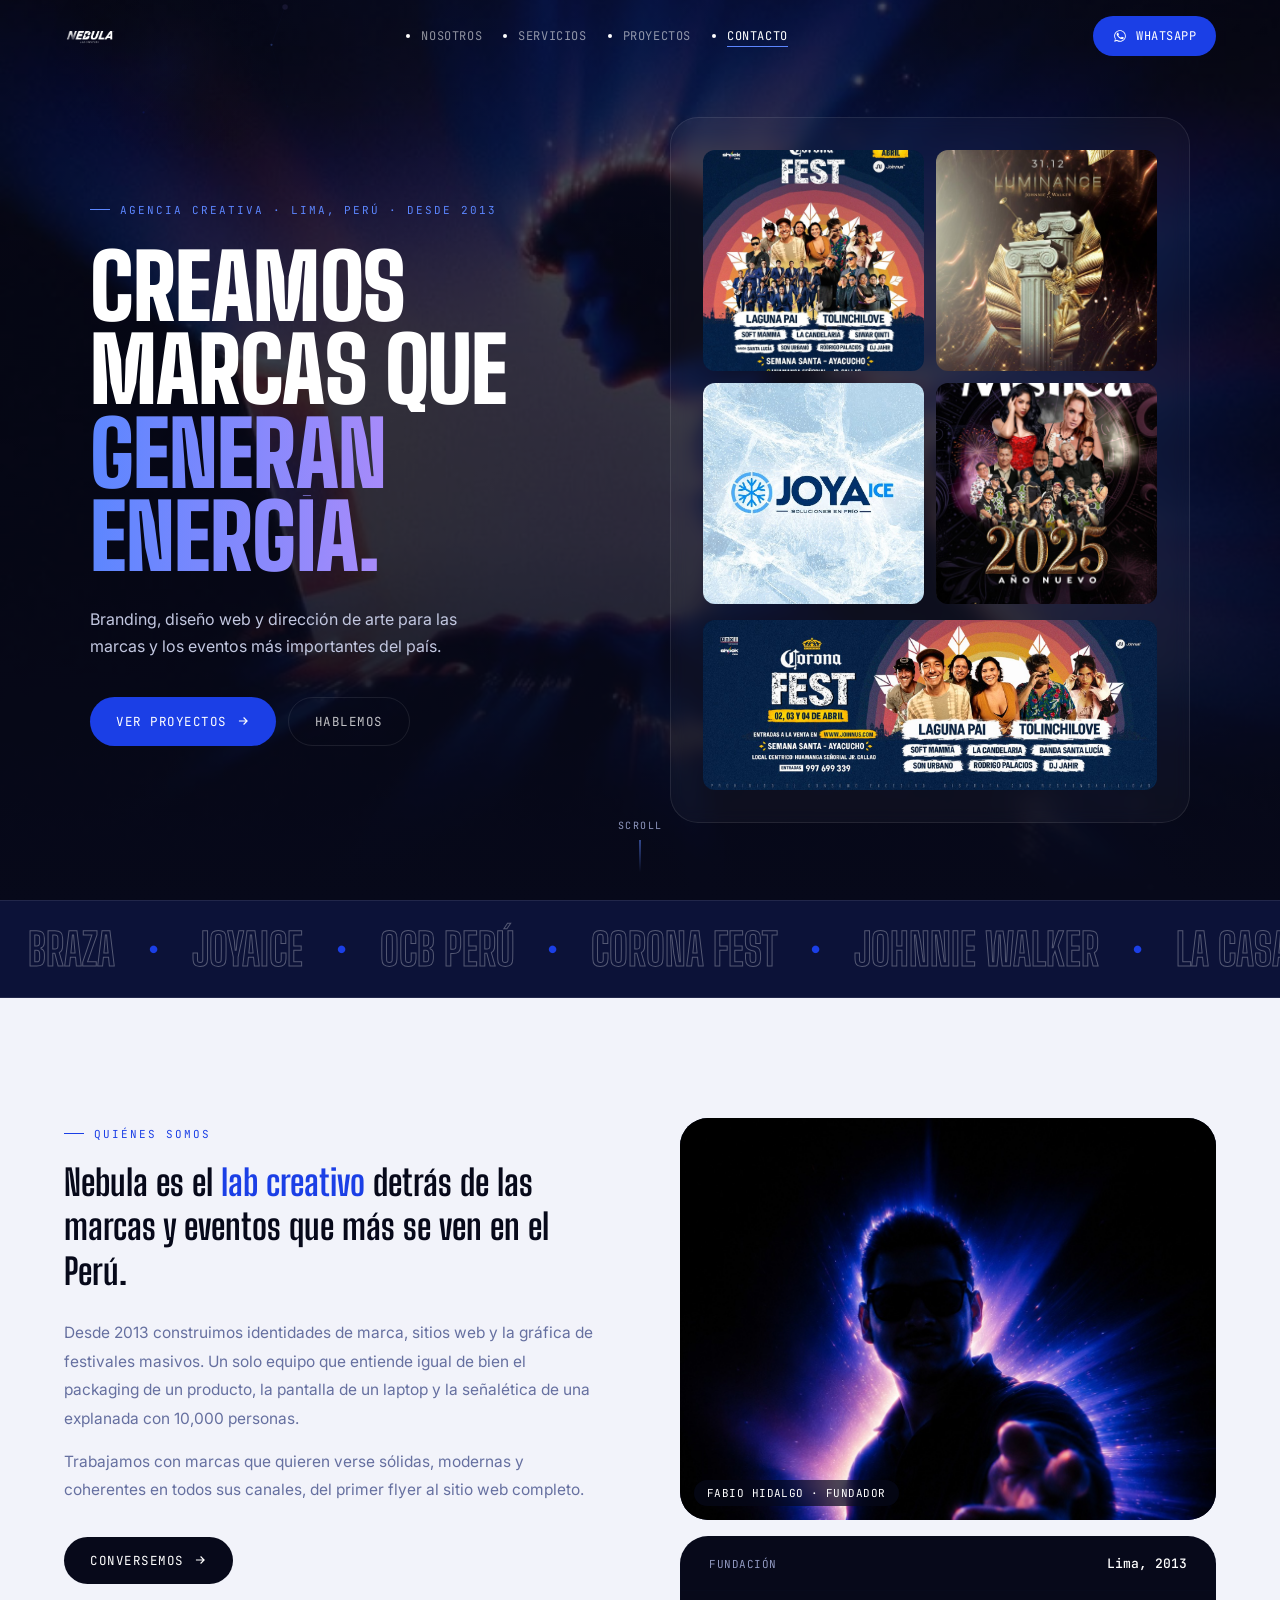
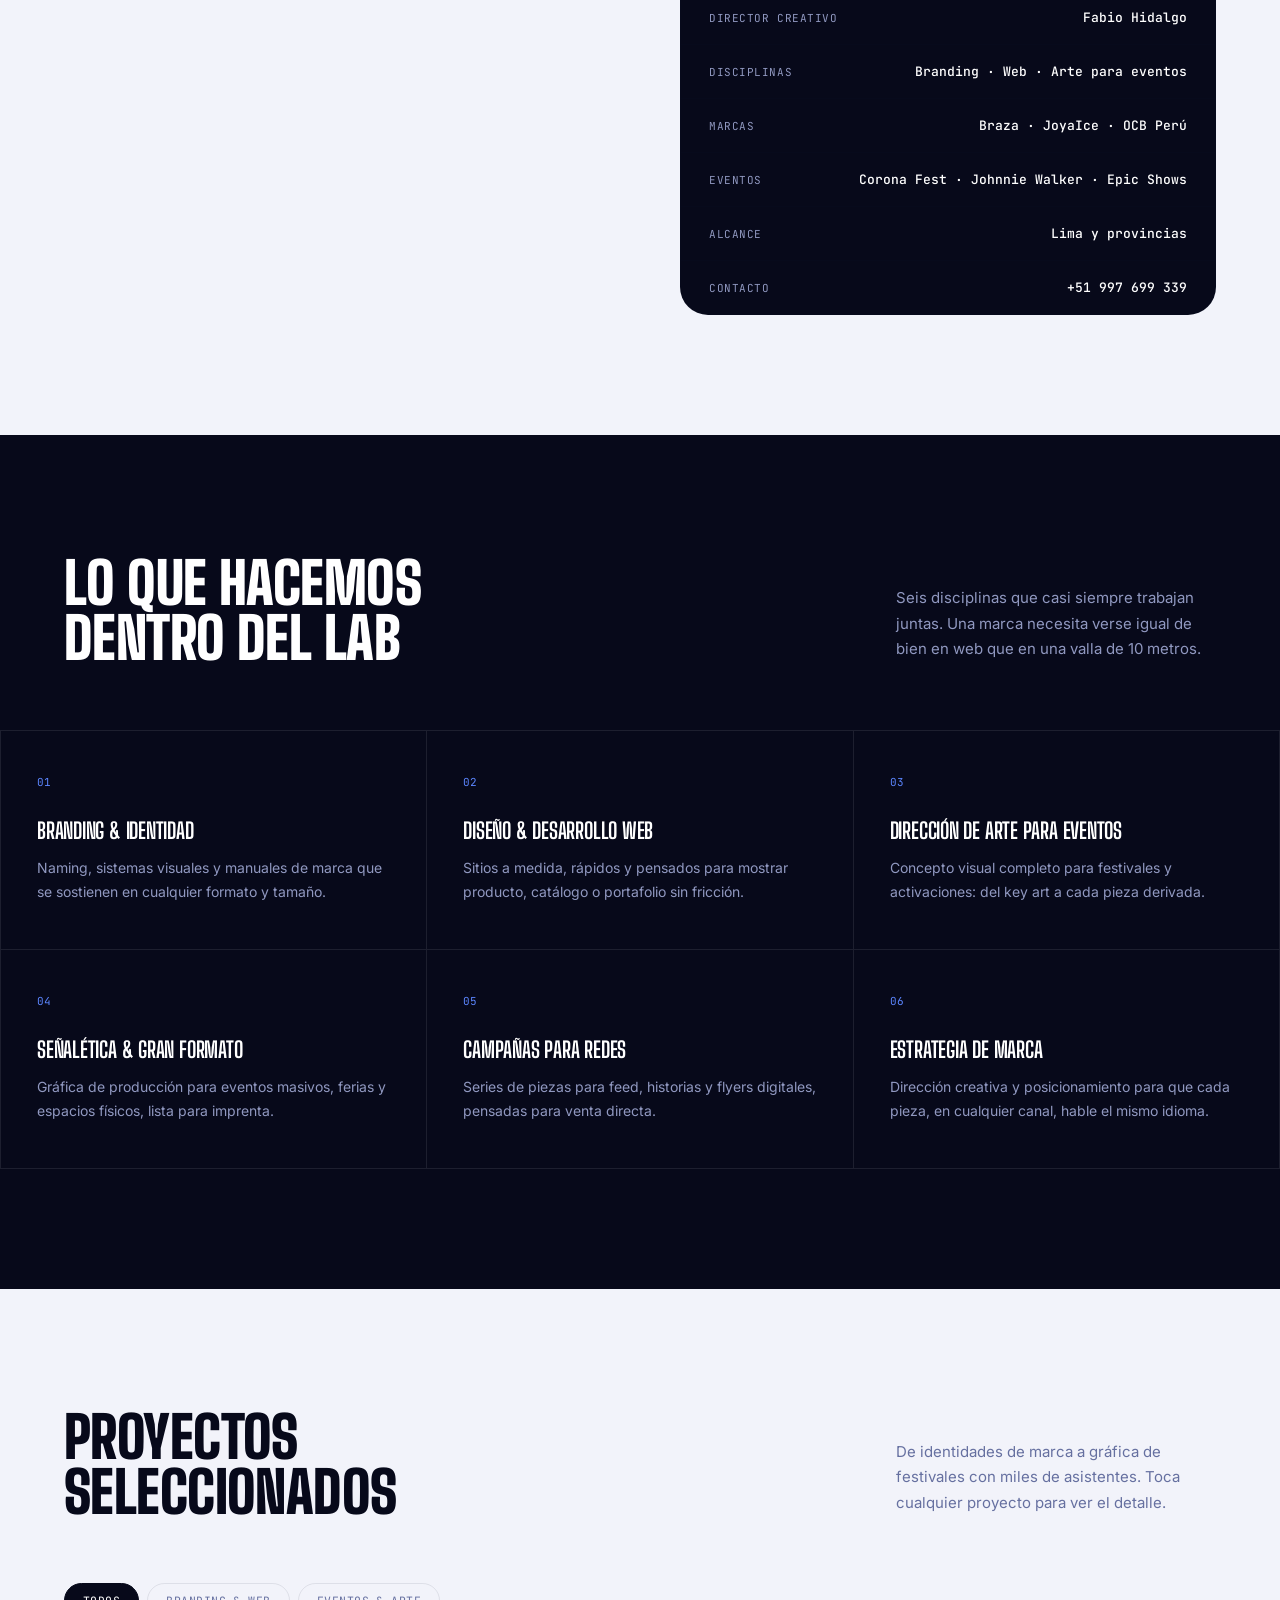
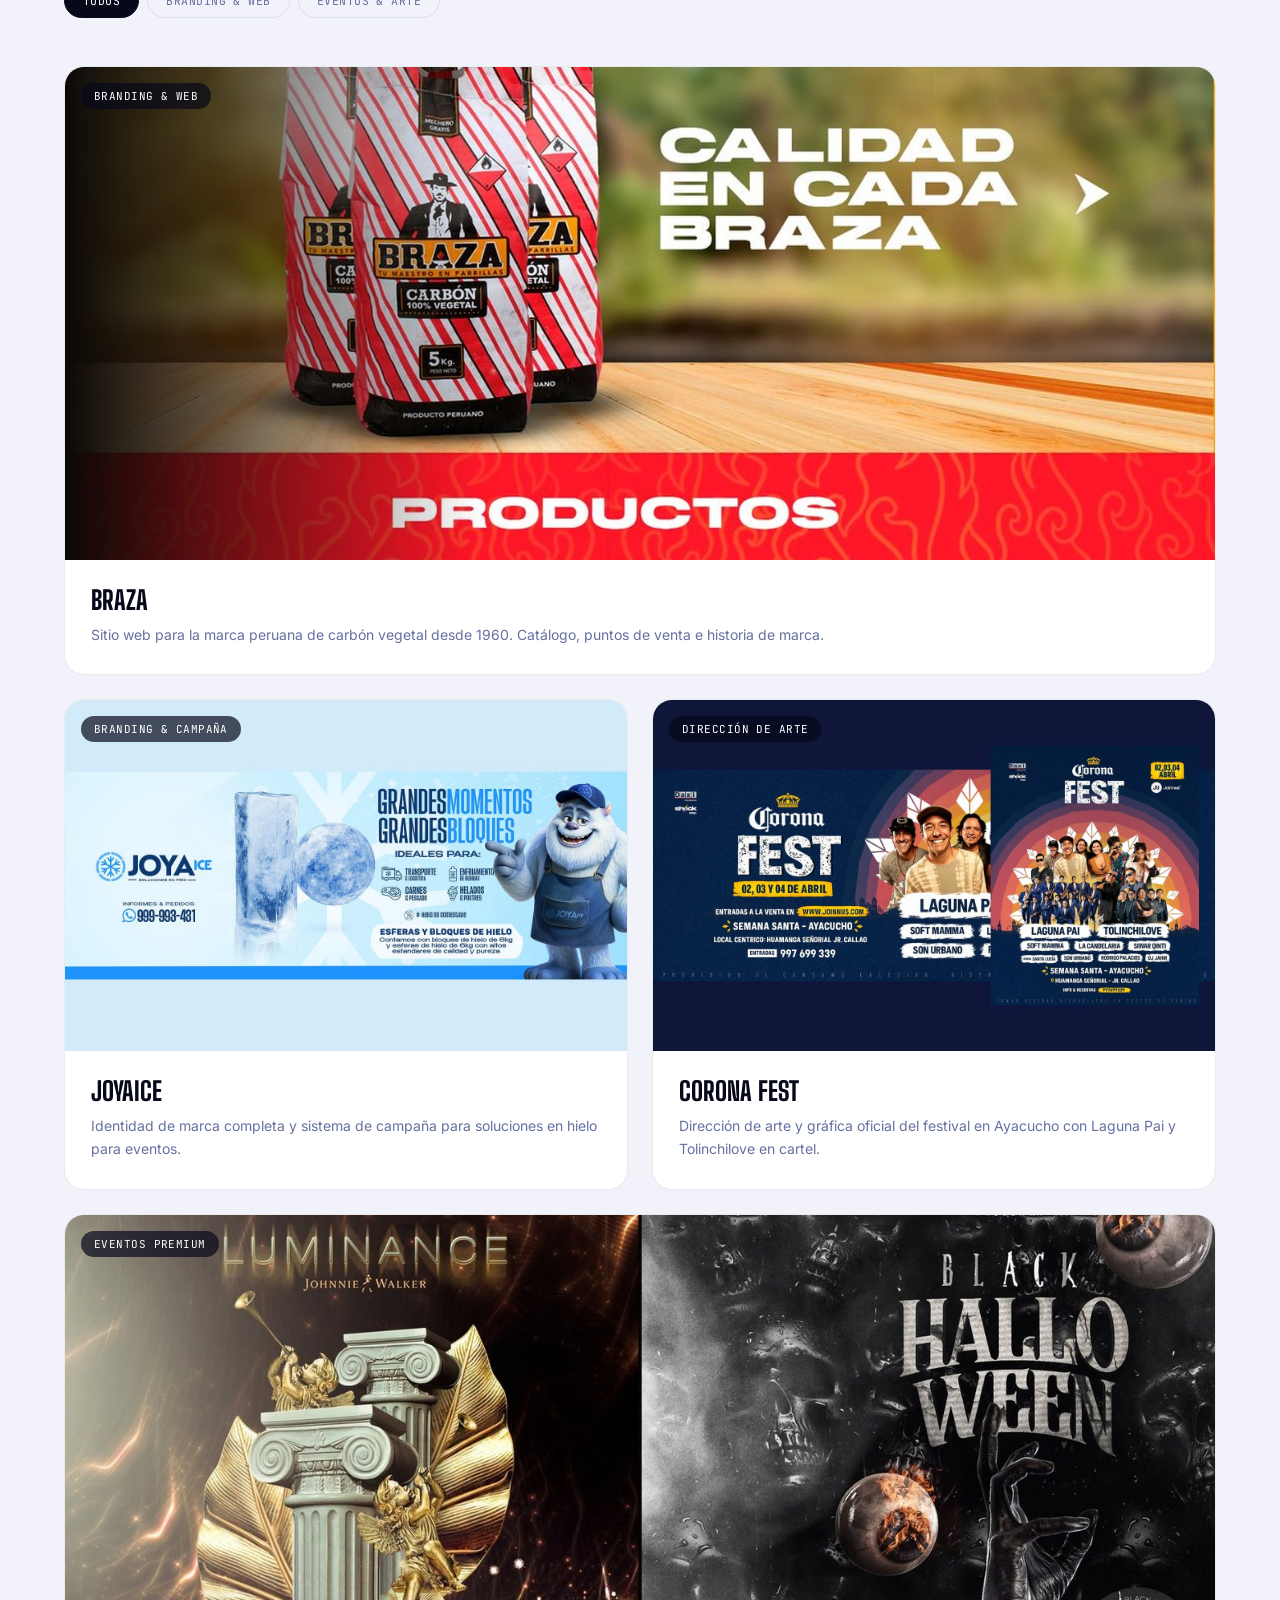
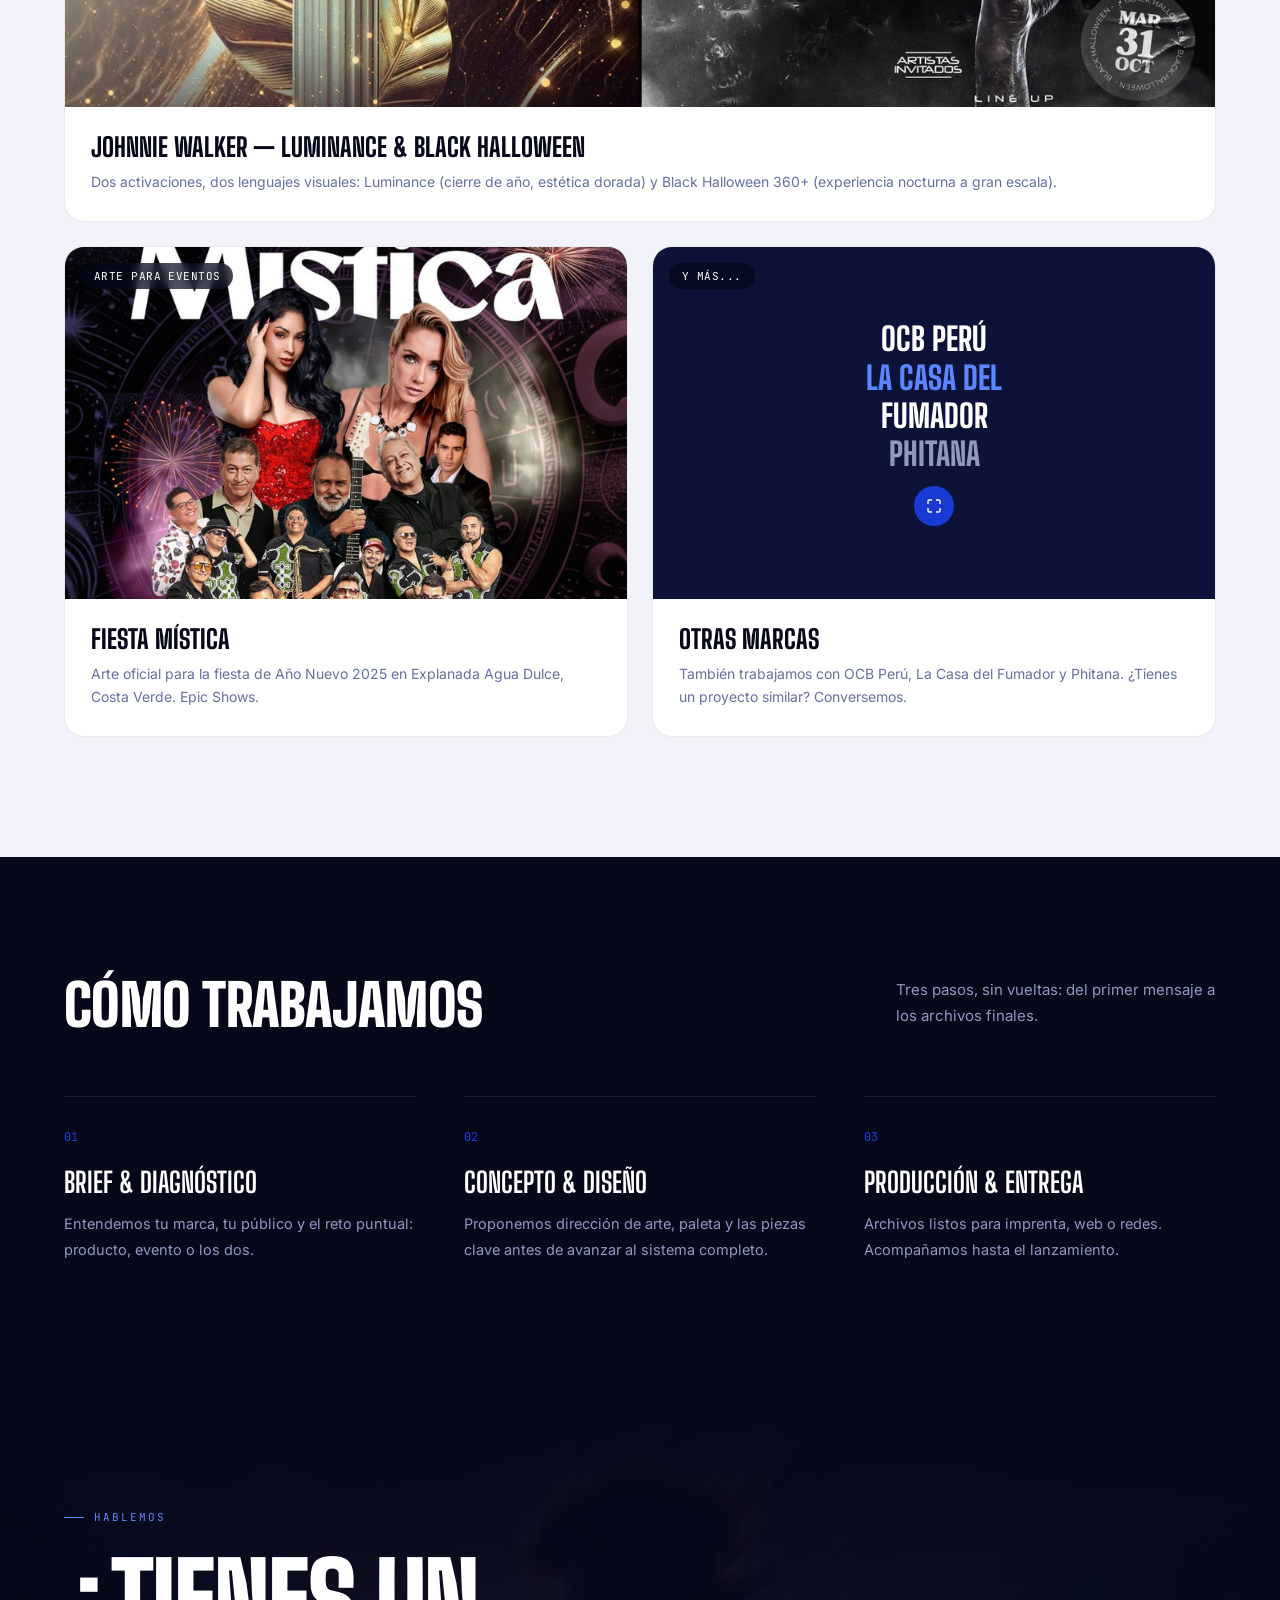
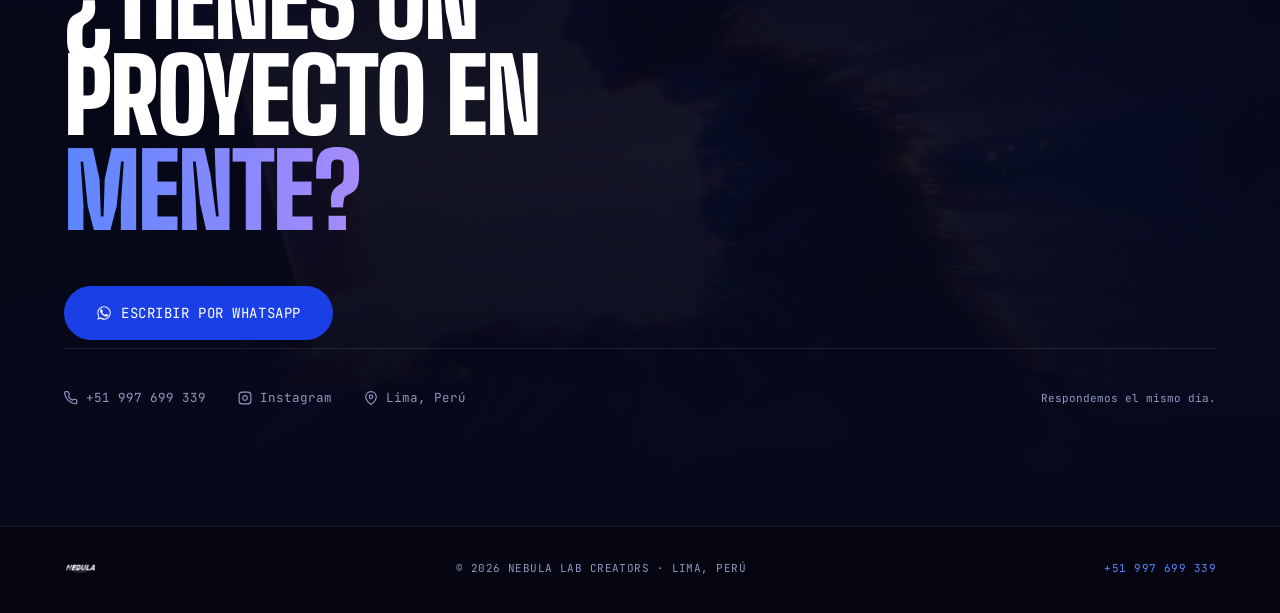
<file: index.html>
<!DOCTYPE html>
<html lang="es">
<head>
<meta charset="UTF-8">
<meta name="viewport" content="width=device-width, initial-scale=1.0">
<title>Nebula Lab Creators — Agencia Creativa · Barranco, Lima Perú</title>
<meta name="description" content="Nebula Lab Creators: agencia creativa peruana desde 2013. Branding, diseño web, dirección de arte para eventos masivos y señalética. Lima, Perú.">
<link rel="icon" href="data:image/svg+xml,%3Csvg xmlns='http://www.w3.org/2000/svg' viewBox='0 0 100 100'%3E%3Crect width='100' height='100' rx='20' fill='%2307091A'/%3E%3Cpath d='M58 18 L30 56 L48 56 L42 84 L74 42 L54 42 Z' fill='%231B3FE6'/%3E%3C/svg%3E">
<meta property="og:title" content="Nebula Lab Creators — Agencia Creativa en Lima, Perú">
<meta property="og:description" content="Branding, diseño web y dirección de arte para las marcas y los eventos más importantes del país.">
<meta property="og:image" content="assets/img/nebula-hero-bg.jpg">
<meta property="og:type" content="website">
<link rel="preconnect" href="https://fonts.googleapis.com">
<link rel="preconnect" href="https://fonts.gstatic.com" crossorigin>
<link href="https://fonts.googleapis.com/css2?family=Big+Shoulders+Display:wght@700;800;900&family=Inter:wght@400;500;600&family=JetBrains+Mono:wght@400;500&display=swap" rel="stylesheet">
<style>
/* ===== RESET & TOKENS ===== */
:root{
  --ink:#07091A; --deep:#0C1238; --blue:#1B3FE6; --volt:#5C86FF;
  --paper:#F2F3FA; --white:#FFFFFF; --muted:#9098C0; --muted2:#C2C7E0;
  --line:rgba(255,255,255,0.09); --line-d:rgba(20,24,43,0.09);
  --D:'Big Shoulders Display',sans-serif;
  --B:'Inter',sans-serif; --M:'JetBrains Mono',monospace;
  --r:20px; --rL:28px;
}
*{margin:0;padding:0;box-sizing:border-box;}
html{scroll-behavior:smooth;}
body{font-family:var(--B);background:var(--ink);color:#fff;overflow-x:hidden;-webkit-font-smoothing:antialiased;}
a{color:inherit;text-decoration:none;}
img{display:block;max-width:100%;}
button{cursor:pointer;border:none;background:none;font-family:inherit;color:inherit;}
::selection{background:var(--blue);color:#fff;}

/* ===== UTILITIES ===== */
.wrap{max-width:1280px;margin:0 auto;padding:0 clamp(20px,5vw,64px);}
.eyebrow{font-family:var(--M);font-size:11px;letter-spacing:.18em;text-transform:uppercase;color:var(--volt);display:inline-flex;align-items:center;gap:10px;}
.eyebrow::before{content:"";width:20px;height:1px;background:var(--volt);display:block;}
.reveal{opacity:0;transform:translateY(32px);transition:opacity .9s cubic-bezier(.16,.84,.44,1),transform .9s cubic-bezier(.16,.84,.44,1);}
.reveal.in{opacity:1;transform:none;}
.d1{transition-delay:.06s}.d2{transition-delay:.12s}.d3{transition-delay:.18s}.d4{transition-delay:.24s}.d5{transition-delay:.30s}.d6{transition-delay:.36s}

/* ===== BUTTONS ===== */
.btn{display:inline-flex;align-items:center;gap:9px;font-family:var(--M);font-size:12.5px;letter-spacing:.04em;text-transform:uppercase;padding:15px 26px;border-radius:999px;white-space:nowrap;transition:transform .35s cubic-bezier(.16,.84,.44,1),box-shadow .35s ease,background .25s ease;}
.btn svg{width:14px;height:14px;flex:none;}
.btn-primary{background:var(--blue);color:#fff;}
.btn-primary:hover{background:var(--volt);transform:translateY(-3px);box-shadow:0 16px 32px -12px rgba(27,63,230,.6);}
.btn-outline{border:1px solid var(--line);color:rgba(255,255,255,.75);}
.btn-outline:hover{border-color:var(--volt);color:#fff;transform:translateY(-3px);}
.btn-dark{background:var(--ink);color:#fff;}
.btn-dark:hover{background:var(--blue);transform:translateY(-3px);}

/* ===== NAV ===== */
.nav{position:fixed;top:0;left:0;right:0;z-index:300;height:72px;display:flex;align-items:center;transition:background .4s ease,border-color .4s ease,backdrop-filter .4s ease;border-bottom:1px solid transparent;}
.nav.glass{background:rgba(7,9,26,.82);backdrop-filter:blur(16px);-webkit-backdrop-filter:blur(16px);border-bottom:1px solid var(--line);}
.nav .wrap{display:flex;align-items:center;justify-content:space-between;gap:24px;width:100%;}
.nav__logo{display:flex;align-items:center;gap:10px;height:28px;}
.nav__logo img{height:100%;width:auto;}
.nav__links{display:flex;gap:36px;font-family:var(--M);font-size:12px;letter-spacing:.05em;text-transform:uppercase;}
.nav__links a{color:rgba(255,255,255,.55);position:relative;padding-bottom:3px;transition:color .25s;}
.nav__links a:hover,.nav__links a.active{color:#fff;}
.nav__links a::after{content:"";position:absolute;bottom:0;left:0;width:0;height:1px;background:var(--volt);transition:width .3s ease;}
.nav__links a.active::after,.nav__links a:hover::after{width:100%;}
.nav__actions{display:flex;align-items:center;gap:14px;}
.nav__burger{display:none;flex-direction:column;gap:5px;width:24px;padding:4px 0;}
.nav__burger span{height:1.5px;background:#fff;border-radius:1px;transition:all .3s ease;}

/* mobile menu */
.mobile-menu{display:none;position:fixed;inset:0;z-index:299;background:rgba(7,9,26,.97);backdrop-filter:blur(20px);flex-direction:column;justify-content:center;padding:80px clamp(20px,8vw,80px) 40px;opacity:0;pointer-events:none;transition:opacity .4s ease;}
.mobile-menu.open{opacity:1;pointer-events:auto;}
.mobile-menu__links{display:flex;flex-direction:column;gap:6px;margin-bottom:48px;}
.mobile-menu__links a{font-family:var(--D);font-size:clamp(40px,12vw,72px);font-weight:800;text-transform:uppercase;color:rgba(255,255,255,.2);line-height:1.05;transition:color .3s ease;}
.mobile-menu__links a:hover{color:#fff;}
.mobile-menu__foot{display:flex;gap:14px;flex-wrap:wrap;}

/* ===== HERO ===== */
.hero{min-height:100svh;position:relative;display:flex;align-items:center;overflow:hidden;padding:100px 0 60px;}
#heroCanvas{position:absolute;inset:0;z-index:0;}
.hero__bg{position:absolute;inset:0;z-index:1;background:url('assets/img/nebula-hero-bg.jpg') center/cover;opacity:.4;animation:bgDrift 30s ease-in-out infinite alternate;}
@keyframes bgDrift{from{transform:scale(1.02);}to{transform:scale(1.1) translate(-1%,-1%);}}
.hero__bg::after{content:"";position:absolute;inset:0;background:radial-gradient(ellipse 70% 60% at 50% -10%,rgba(27,63,230,.18),transparent 70%),linear-gradient(180deg,rgba(7,9,26,.3) 0%,rgba(7,9,26,.55) 60%,var(--ink) 100%);}
.hero__content{position:relative;z-index:2;display:grid;grid-template-columns:1fr 1fr;gap:60px;align-items:center;}
.hero__left{}
.hero__tag{margin-bottom:28px;}
.hero__title{font-family:var(--D);font-weight:900;text-transform:uppercase;font-size:clamp(52px,7vw,96px);line-height:.93;letter-spacing:-.01em;margin-bottom:28px;}
.hero__title .line{display:block;overflow:hidden;}
.hero__title .line span{display:inline-block;transform:translateY(110%);animation:lineUp .9s cubic-bezier(.16,.84,.44,1) forwards;}
.hero__title .line:nth-child(1) span{animation-delay:.1s;}
.hero__title .line:nth-child(2) span{animation-delay:.2s;}
.hero__title .line:nth-child(3) span{animation-delay:.3s;}
.hero__title .line:nth-child(4) span{animation-delay:.4s;}
@keyframes lineUp{to{transform:translateY(0);}}
.hero__title .grad{background:linear-gradient(90deg,var(--volt) 0%,#A78BFA 100%);-webkit-background-clip:text;-webkit-text-fill-color:transparent;background-clip:text;}
.hero__sub{font-size:16px;line-height:1.7;color:var(--muted2);max-width:400px;margin-bottom:36px;}
.hero__ctas{display:flex;gap:12px;flex-wrap:wrap;}
.hero__right{display:flex;align-items:center;justify-content:center;position:relative;}
.hero__visual{position:relative;width:100%;max-width:520px;}
.hero__visual-card{background:rgba(255,255,255,.03);border:1px solid var(--line);border-radius:var(--rL);padding:32px;backdrop-filter:blur(8px);}
.hero__visual-grid{display:grid;grid-template-columns:1fr 1fr;gap:12px;margin-bottom:16px;}
.hero__visual-img{border-radius:12px;overflow:hidden;aspect-ratio:1;background:var(--deep);}
.hero__visual-img img{width:100%;height:100%;object-fit:cover;transition:transform .6s ease;}
.hero__visual-img:hover img{transform:scale(1.06);}
.hero__visual-wide{border-radius:12px;overflow:hidden;aspect-ratio:16/6;background:var(--deep);}
.hero__visual-wide img{width:100%;height:100%;object-fit:cover;}
.hero__scroll{position:absolute;bottom:28px;left:50%;transform:translateX(-50%);display:flex;flex-direction:column;align-items:center;gap:8px;font-family:var(--M);font-size:10px;letter-spacing:.15em;text-transform:uppercase;color:var(--muted);z-index:2;}
.hero__scroll-line{width:1px;height:32px;background:linear-gradient(var(--volt),transparent);animation:sLine 2s ease-in-out infinite;}
@keyframes sLine{0%{opacity:0;transform:scaleY(.2);transform-origin:top;}50%{opacity:1;transform:scaleY(1);}100%{opacity:0;transform:scaleY(.2);transform-origin:bottom;}}

/* float animation for hero card */
.hero__visual{animation:float 5s ease-in-out infinite;}
@keyframes float{0%,100%{transform:translateY(0);}50%{transform:translateY(-14px);}}

/* ===== TICKER ===== */
.ticker{background:var(--deep);padding:0;overflow:hidden;border-top:1px solid var(--line);border-bottom:1px solid var(--line);}
.ticker__row{display:flex;width:max-content;animation:tick 30s linear infinite;padding:22px 0;}
.ticker__row:hover{animation-play-state:paused;}
.ticker__item{font-family:var(--D);font-size:clamp(28px,3.5vw,44px);font-weight:700;text-transform:uppercase;color:transparent;-webkit-text-stroke:1px rgba(255,255,255,.3);padding:0 28px;white-space:nowrap;transition:color .3s,-webkit-text-stroke .3s;}
.ticker__item:hover{color:var(--volt);-webkit-text-stroke:1px var(--volt);}
.ticker__sep{color:var(--blue);align-self:center;font-size:10px;padding:0 6px;}
@keyframes tick{from{transform:translateX(0);}to{transform:translateX(-50%);}}

/* ===== SECTION BASE ===== */
section{position:relative;}
.sec-dark{background:var(--ink);}
.sec-light{background:var(--paper);color:var(--ink);}
.sec-deep{background:var(--deep);}
.pt{padding-top:120px;} .pb{padding-bottom:120px;} .py{padding-top:120px;padding-bottom:120px;}
.sec-head{display:flex;justify-content:space-between;align-items:flex-end;gap:32px;margin-bottom:64px;flex-wrap:wrap;}
.sec-title{font-family:var(--D);font-weight:900;text-transform:uppercase;font-size:clamp(36px,4.5vw,64px);line-height:.96;letter-spacing:-.01em;}
.sec-note{max-width:320px;font-size:15px;line-height:1.7;color:var(--muted);padding-bottom:4px;}
.sec-light .sec-note{color:#6670A0;}
.sec-light .eyebrow{color:var(--blue);}
.sec-light .eyebrow::before{background:var(--blue);}

/* ===== ABOUT ===== */
.about__grid{display:grid;grid-template-columns:1fr 1fr;gap:80px;align-items:start;}
.about__lead{font-family:var(--D);font-size:clamp(26px,2.8vw,38px);font-weight:700;line-height:1.25;text-transform:none;margin-bottom:24px;}
.about__lead b{color:var(--blue);}
.about__body{font-size:15.5px;line-height:1.85;color:#6670A0;margin-bottom:14px;}
.about__panel{background:var(--ink);border-radius:var(--rL);border:1px solid var(--line-d);overflow:hidden;}
.about__photo{border-radius:var(--rL);overflow:hidden;aspect-ratio:4/3;margin-bottom:16px;position:relative;background:var(--deep);}
.about__photo img{width:100%;height:100%;object-fit:cover;object-position:center 20%;}
.about__photo-tag{position:absolute;bottom:14px;left:14px;font-family:var(--M);font-size:11px;text-transform:uppercase;letter-spacing:.04em;background:rgba(7,9,26,.7);backdrop-filter:blur(6px);color:#fff;padding:6px 13px;border-radius:999px;}
.about__panel-row{display:flex;justify-content:space-between;align-items:center;padding:18px 28px;border-bottom:1px solid var(--line-d);font-family:var(--M);font-size:13px;gap:20px;}
.about__panel-row:last-child{border-bottom:none;}
.about__panel-row span:first-child{color:var(--muted);text-transform:uppercase;letter-spacing:.05em;font-size:11px;}
.about__panel-row span:last-child{color:#fff;font-weight:500;text-align:right;}

/* ===== SERVICES ===== */
.services__grid{display:grid;grid-template-columns:repeat(3,1fr);border-top:1px solid var(--line);border-left:1px solid var(--line);}
.svc{border-right:1px solid var(--line);border-bottom:1px solid var(--line);padding:44px 36px;transition:background .4s ease;position:relative;overflow:hidden;}
.svc::before{content:"";position:absolute;inset:0;background:radial-gradient(circle at 50% 120%,rgba(27,63,230,.18),transparent 65%);opacity:0;transition:opacity .5s ease;}
.svc:hover::before{opacity:1;}
.svc__num{font-family:var(--M);font-size:11px;color:var(--volt);display:block;margin-bottom:28px;}
.svc__title{font-family:var(--D);font-size:22px;font-weight:700;text-transform:uppercase;margin-bottom:12px;letter-spacing:-.01em;}
.svc__text{font-size:14px;line-height:1.75;color:var(--muted);}

/* ===== PORTFOLIO ===== */
.filters{display:flex;gap:8px;flex-wrap:wrap;margin-bottom:48px;}
.flt{font-family:var(--M);font-size:11.5px;text-transform:uppercase;letter-spacing:.04em;padding:9px 18px;border-radius:999px;border:1px solid var(--line-d);color:#6670A0;transition:all .3s ease;}
.flt:hover{border-color:var(--blue);color:var(--blue);}
.flt.on{background:var(--ink);border-color:var(--ink);color:#fff;}
.case-grid{display:grid;grid-template-columns:repeat(2,1fr);gap:24px;}
.case{border-radius:var(--r);overflow:hidden;background:var(--white);border:1px solid var(--line-d);cursor:pointer;transition:transform .5s cubic-bezier(.16,.84,.44,1),box-shadow .5s ease;}
.case:hover{transform:translateY(-10px);box-shadow:0 32px 60px -20px rgba(20,24,43,.28);}
.case--wide{grid-column:span 2;}
.case__media{position:relative;aspect-ratio:16/10;overflow:hidden;background:var(--deep);}
.case--wide .case__media{aspect-ratio:21/9;}
.case__media img{width:100%;height:100%;object-fit:cover;transition:transform .8s cubic-bezier(.16,.84,.44,1);}
.case:hover .case__media img{transform:scale(1.07);}
.case__overlay{position:absolute;inset:0;background:linear-gradient(180deg,transparent 40%,rgba(7,9,26,.85) 100%);opacity:0;transition:opacity .4s ease;}
.case:hover .case__overlay{opacity:1;}
.case__tag{position:absolute;top:16px;left:16px;font-family:var(--M);font-size:11px;text-transform:uppercase;letter-spacing:.04em;background:rgba(7,9,26,.7);backdrop-filter:blur(6px);color:#fff;padding:6px 13px;border-radius:999px;}
.case__cta{position:absolute;bottom:20px;right:20px;width:40px;height:40px;border-radius:50%;background:rgba(255,255,255,.95);display:flex;align-items:center;justify-content:center;transform:scale(.7);opacity:0;transition:all .35s cubic-bezier(.16,.84,.44,1);}
.case:hover .case__cta{opacity:1;transform:scale(1);}
.case__cta svg{width:16px;height:16px;color:var(--ink);}
.case__body{padding:24px 26px 28px;}
.case__name{font-family:var(--D);font-size:26px;font-weight:800;text-transform:uppercase;margin-bottom:7px;color:var(--ink);}
.case__desc{font-size:14px;line-height:1.65;color:#6670A0;}

/* ===== PROCESS ===== */
.process{display:grid;grid-template-columns:repeat(3,1fr);gap:48px;}
.proc{border-top:1px solid var(--line);padding-top:32px;}
.proc__num{font-family:var(--M);font-size:12px;color:var(--blue);display:block;margin-bottom:20px;}
.proc__title{font-family:var(--D);font-size:28px;font-weight:700;text-transform:uppercase;margin-bottom:12px;}
.proc__text{font-size:14.5px;line-height:1.75;color:var(--muted);}

/* ===== CONTACT ===== */
.contact{overflow:hidden;position:relative;}
.contact__bg{position:absolute;inset:0;background:url('assets/img/nebula-hero-bg.jpg') center/cover;opacity:.22;}
.contact__bg::after{content:"";position:absolute;inset:0;background:linear-gradient(180deg,var(--ink) 0%,rgba(7,9,26,.7) 50%,var(--ink) 100%);}
.contact__content{position:relative;z-index:1;}
.contact__title{font-family:var(--D);font-weight:900;text-transform:uppercase;font-size:clamp(44px,8vw,108px);line-height:.93;letter-spacing:-.02em;margin-bottom:48px;}
.contact__title .grad{background:linear-gradient(90deg,var(--volt),#A78BFA);-webkit-background-clip:text;-webkit-text-fill-color:transparent;background-clip:text;}
.contact__row{display:flex;justify-content:space-between;align-items:center;gap:24px;flex-wrap:wrap;padding-top:40px;border-top:1px solid var(--line);}
.contact__links{display:flex;gap:32px;flex-wrap:wrap;font-family:var(--M);font-size:12.5px;}
.contact__links a{color:var(--muted);display:flex;align-items:center;gap:8px;transition:color .3s;}
.contact__links a:hover{color:var(--volt);}
.contact__links svg{width:14px;height:14px;}

/* ===== FOOTER ===== */
.footer{background:rgba(0,0,0,.4);border-top:1px solid var(--line);padding:32px 0 36px;}
.footer .wrap{display:flex;justify-content:space-between;align-items:center;flex-wrap:wrap;gap:14px;font-family:var(--M);font-size:11px;color:var(--muted);text-transform:uppercase;letter-spacing:.04em;}
.footer__logo img{height:18px;width:auto;}

/* ===== MODAL ===== */
.modal-bg{position:fixed;inset:0;z-index:500;background:rgba(7,9,26,.9);backdrop-filter:blur(12px);display:flex;align-items:flex-start;justify-content:center;padding:56px 20px 40px;overflow-y:auto;opacity:0;pointer-events:none;transition:opacity .4s ease;}
.modal-bg.open{opacity:1;pointer-events:auto;}
.modal{background:#fff;border-radius:24px;max-width:880px;width:100%;overflow:hidden;transform:translateY(28px);transition:transform .45s cubic-bezier(.16,.84,.44,1);}
.modal-bg.open .modal{transform:none;}
.modal__close{position:sticky;top:16px;float:right;margin:16px 16px 0 0;width:40px;height:40px;border-radius:50%;background:#f0f1f8;display:flex;align-items:center;justify-content:center;z-index:2;}
.modal__close svg{width:15px;height:15px;color:var(--ink);}
.modal__gallery{display:grid;gap:3px;background:#07091A;clear:both;}
.modal__gallery img{width:100%;object-fit:cover;display:block;}
.modal__body{padding:32px 36px 40px;color:var(--ink);}
.modal__tag{font-family:var(--M);font-size:11px;text-transform:uppercase;letter-spacing:.06em;color:var(--blue);margin-bottom:10px;display:block;}
.modal__title{font-family:var(--D);font-size:clamp(28px,4vw,44px);font-weight:900;text-transform:uppercase;margin-bottom:14px;}
.modal__text{font-size:15px;line-height:1.8;color:#6670A0;margin-bottom:20px;}
.modal__link{font-family:var(--M);font-size:12px;color:var(--blue);text-decoration:underline;text-underline-offset:4px;}

/* ===== RESPONSIVE ===== */
@media(max-width:1024px){
  .hero__content{grid-template-columns:1fr;gap:48px;}
  .hero__right{display:none;}
  .about__grid{grid-template-columns:1fr;gap:40px;}
  .services__grid{grid-template-columns:repeat(2,1fr);}
  .process{grid-template-columns:1fr;}
}
@media(max-width:768px){
  .nav__links,.nav__actions .btn:not(.btn-primary){display:none;}
  .nav__burger{display:flex;}
  .mobile-menu{display:flex;}
  .py{padding-top:80px;padding-bottom:80px;}
  .pt{padding-top:80px;}.pb{padding-bottom:80px;}
  .sec-head{margin-bottom:44px;}
  .case-grid{grid-template-columns:1fr;}
  .case--wide{grid-column:span 1;}
  .services__grid{grid-template-columns:1fr;}
  .contact__row{flex-direction:column;align-items:flex-start;}
  .hero__visual-grid{grid-template-columns:1fr 1fr;}
}
@media(max-width:480px){
  .hero__title{font-size:52px;}
  .contact__title{font-size:48px;}
}
@media(prefers-reduced-motion:reduce){
  .reveal{transition:opacity .4s;transform:none;}
  .hero__visual{animation:none;}
  .hero__title .line span{animation:none;transform:none;}
  .ticker__row{animation:none;}
}
</style>
</head>
<body>

<!-- NAV -->
<nav class="nav" id="nav">
  <div class="wrap">
    <a href="#top" class="nav__logo"><img src="assets/img/nebula-logo-white.png" alt="Nebula Lab Creators" loading="eager"></a>
    <ul class="nav__links">
      <li><a href="#nosotros" data-section="nosotros">Nosotros</a></li>
      <li><a href="#servicios" data-section="servicios">Servicios</a></li>
      <li><a href="#proyectos" data-section="proyectos">Proyectos</a></li>
      <li><a href="#contacto" data-section="contacto">Contacto</a></li>
    </ul>
    <div class="nav__actions">
      <a href="https://wa.me/51997699339" target="_blank" rel="noopener" class="btn btn-primary" style="padding:12px 20px;font-size:12px;">
        <svg viewBox="0 0 24 24" fill="currentColor"><path d="M17.5 14.4c-.3-.1-1.7-.8-2-1-.3-.1-.5-.1-.7.1l-.9 1.1c-.2.2-.3.2-.6.1-.3-.2-1.2-.5-2.4-1.5-.9-.8-1.5-1.8-1.6-2.1-.2-.3 0-.5.1-.6l.4-.5c.1-.1.2-.3.3-.5.1-.2 0-.4 0-.5-.1-.1-.7-1.6-.9-2.2-.2-.6-.5-.5-.7-.5H8c-.2 0-.5.1-.8.4-.3.3-1 1-1 2.4s1.1 2.8 1.2 3c.1.2 2.2 3.3 5.3 4.6.7.3 1.3.5 1.8.6.7.2 1.4.2 1.9.1.6-.1 1.7-.7 2-1.4.2-.7.2-1.2.1-1.4-.1-.2-.3-.3-.5-.4z"/><path d="M12 2C6.5 2 2 6.5 2 12c0 1.9.5 3.7 1.5 5.3L2 22l4.8-1.5C8.4 21.5 10.1 22 12 22c5.5 0 10-4.5 10-10S17.5 2 12 2zm0 18c-1.7 0-3.3-.5-4.7-1.3l-.3-.2-3.1.9.9-3-.2-.3C3.9 14.5 3.5 13.3 3.5 12c0-4.7 3.8-8.5 8.5-8.5s8.5 3.8 8.5 8.5-3.8 8.5-8.5 8.5z"/></svg>
        WhatsApp
      </a>
      <button class="nav__burger" id="burger" aria-label="Menú">
        <span></span><span></span><span></span>
      </button>
    </div>
  </div>
</nav>

<!-- MOBILE MENU -->
<div class="mobile-menu" id="mobileMenu">
  <nav class="mobile-menu__links">
    <a href="#nosotros" class="mm-link">Nosotros</a>
    <a href="#servicios" class="mm-link">Servicios</a>
    <a href="#proyectos" class="mm-link">Proyectos</a>
    <a href="#contacto" class="mm-link">Contacto</a>
  </nav>
  <div class="mobile-menu__foot">
    <a href="https://wa.me/51997699339" target="_blank" rel="noopener" class="btn btn-primary">
      <svg viewBox="0 0 24 24" fill="currentColor" width="14" height="14"><path d="M17.5 14.4c-.3-.1-1.7-.8-2-1-.3-.1-.5-.1-.7.1l-.9 1.1c-.2.2-.3.2-.6.1-.3-.2-1.2-.5-2.4-1.5-.9-.8-1.5-1.8-1.6-2.1-.2-.3 0-.5.1-.6l.4-.5c.1-.1.2-.3.3-.5.1-.2 0-.4 0-.5-.1-.1-.7-1.6-.9-2.2-.2-.6-.5-.5-.7-.5H8c-.2 0-.5.1-.8.4-.3.3-1 1-1 2.4s1.1 2.8 1.2 3c.1.2 2.2 3.3 5.3 4.6.7.3 1.3.5 1.8.6.7.2 1.4.2 1.9.1.6-.1 1.7-.7 2-1.4.2-.7.2-1.2.1-1.4-.1-.2-.3-.3-.5-.4z"/><path d="M12 2C6.5 2 2 6.5 2 12c0 1.9.5 3.7 1.5 5.3L2 22l4.8-1.5C8.4 21.5 10.1 22 12 22c5.5 0 10-4.5 10-10S17.5 2 12 2zm0 18c-1.7 0-3.3-.5-4.7-1.3l-.3-.2-3.1.9.9-3-.2-.3C3.9 14.5 3.5 13.3 3.5 12c0-4.7 3.8-8.5 8.5-8.5s8.5 3.8 8.5 8.5-3.8 8.5-8.5 8.5z"/></svg>
      Escribir ahora
    </a>
  </div>
</div>

<!-- HERO -->
<section class="hero" id="top">
  <canvas id="heroCanvas"></canvas>
  <div class="hero__bg"></div>
  <div class="wrap hero__content">
    <div class="hero__left">
      <div class="hero__tag reveal"><span class="eyebrow">Agencia creativa · Lima, Perú · Desde 2013</span></div>
      <h1 class="hero__title">
        <span class="line"><span>CREAMOS</span></span>
        <span class="line"><span>MARCAS QUE</span></span>
        <span class="line"><span class="grad">GENERAN</span></span>
        <span class="line"><span class="grad">ENERGÍA.</span></span>
      </h1>
      <p class="hero__sub reveal d2">Branding, diseño web y dirección de arte para las marcas y los eventos más importantes del país.</p>
      <div class="hero__ctas reveal d3">
        <a href="#proyectos" class="btn btn-primary">
          Ver proyectos
          <svg viewBox="0 0 24 24" fill="none" stroke="currentColor" stroke-width="2"><path d="M5 12h14M13 6l6 6-6 6"/></svg>
        </a>
        <a href="#contacto" class="btn btn-outline">Hablemos</a>
      </div>
    </div>
    <div class="hero__right reveal d4">
      <div class="hero__visual">
        <div class="hero__visual-card">
          <div class="hero__visual-grid">
            <div class="hero__visual-img"><img src="assets/img/coronafest-main.jpg" alt="Corona Fest" loading="eager"></div>
            <div class="hero__visual-img"><img src="assets/img/jw-luminance.jpg" alt="JW Luminance" loading="eager"></div>
            <div class="hero__visual-img"><img src="assets/img/joyaice-logo.jpg" alt="JoyaIce" loading="eager"></div>
            <div class="hero__visual-img"><img src="assets/img/mistica.jpg" alt="Fiesta Mística" loading="eager"></div>
          </div>
          <div class="hero__visual-wide"><img src="assets/img/coronafest-wide.jpg" alt="Corona Fest banner" loading="eager"></div>
        </div>
      </div>
    </div>
  </div>
  <div class="hero__scroll">
    <span>Scroll</span>
    <span class="hero__scroll-line"></span>
  </div>
</section>

<!-- TICKER -->
<div class="ticker">
  <div class="ticker__row">
    <div style="display:flex;align-items:center;">
      <span class="ticker__item">Braza</span><span class="ticker__sep">●</span>
      <span class="ticker__item">JoyaIce</span><span class="ticker__sep">●</span>
      <span class="ticker__item">OCB Perú</span><span class="ticker__sep">●</span>
      <span class="ticker__item">Corona Fest</span><span class="ticker__sep">●</span>
      <span class="ticker__item">Johnnie Walker</span><span class="ticker__sep">●</span>
      <span class="ticker__item">La Casa del Fumador</span><span class="ticker__sep">●</span>
      <span class="ticker__item">Phitana</span><span class="ticker__sep">●</span>
      <span class="ticker__item">Epic Shows</span><span class="ticker__sep">●</span>
    </div>
    <div style="display:flex;align-items:center;" aria-hidden="true">
      <span class="ticker__item">Braza</span><span class="ticker__sep">●</span>
      <span class="ticker__item">JoyaIce</span><span class="ticker__sep">●</span>
      <span class="ticker__item">OCB Perú</span><span class="ticker__sep">●</span>
      <span class="ticker__item">Corona Fest</span><span class="ticker__sep">●</span>
      <span class="ticker__item">Johnnie Walker</span><span class="ticker__sep">●</span>
      <span class="ticker__item">La Casa del Fumador</span><span class="ticker__sep">●</span>
      <span class="ticker__item">Phitana</span><span class="ticker__sep">●</span>
      <span class="ticker__item">Epic Shows</span><span class="ticker__sep">●</span>
    </div>
  </div>
</div>

<!-- NOSOTROS -->
<section class="sec-light py" id="nosotros">
  <div class="wrap">
    <div class="about__grid">
      <div>
        <div class="reveal"><span class="eyebrow" style="margin-bottom:20px;display:inline-flex;">Quiénes somos</span></div>
        <p class="about__lead reveal d1">Nebula es el <b>lab creativo</b> detrás de las marcas y eventos que más se ven en el Perú.</p>
        <p class="about__body reveal d2">Desde 2013 construimos identidades de marca, sitios web y la gráfica de festivales masivos. Un solo equipo que entiende igual de bien el packaging de un producto, la pantalla de un laptop y la señalética de una explanada con 10,000 personas.</p>
        <p class="about__body reveal d3">Trabajamos con marcas que quieren verse sólidas, modernas y coherentes en todos sus canales, del primer flyer al sitio web completo.</p>
        <div class="reveal d4" style="margin-top:32px;">
          <a href="https://wa.me/51997699339" target="_blank" rel="noopener" class="btn btn-dark">
            Conversemos
            <svg viewBox="0 0 24 24" fill="none" stroke="currentColor" stroke-width="2"><path d="M5 12h14M13 6l6 6-6 6"/></svg>
          </a>
        </div>
      </div>
      <div class="reveal d2">
        <div class="about__photo">
          <img src="assets/img/founder-silueta.jpg" alt="Fabio Hidalgo — Fundador y Director Creativo de Nebula Lab Creators" loading="lazy">
          <span class="about__photo-tag">Fabio Hidalgo · Fundador</span>
        </div>
        <div class="about__panel">
          <div class="about__panel-row"><span>Fundación</span><span>Lima, 2013</span></div>
          <div class="about__panel-row"><span>Director creativo</span><span>Fabio Hidalgo</span></div>
          <div class="about__panel-row"><span>Disciplinas</span><span>Branding · Web · Arte para eventos</span></div>
          <div class="about__panel-row"><span>Marcas</span><span>Braza · JoyaIce · OCB Perú</span></div>
          <div class="about__panel-row"><span>Eventos</span><span>Corona Fest · Johnnie Walker · Epic Shows</span></div>
          <div class="about__panel-row"><span>Alcance</span><span>Lima y provincias</span></div>
          <div class="about__panel-row"><span>Contacto</span><span>+51 997 699 339</span></div>
        </div>
      </div>
    </div>
  </div>
</section>

<!-- SERVICIOS -->
<section class="sec-dark py" id="servicios">
  <div class="wrap">
    <div class="sec-head">
      <h2 class="sec-title reveal">Lo que hacemos<br>dentro del lab</h2>
      <p class="sec-note reveal d2">Seis disciplinas que casi siempre trabajan juntas. Una marca necesita verse igual de bien en web que en una valla de 10 metros.</p>
    </div>
  </div>
  <div class="wrap" style="padding-left:0;padding-right:0;">
    <div class="services__grid">
      <div class="svc reveal"><span class="svc__num">01</span><h3 class="svc__title">Branding &amp; Identidad</h3><p class="svc__text">Naming, sistemas visuales y manuales de marca que se sostienen en cualquier formato y tamaño.</p></div>
      <div class="svc reveal d1"><span class="svc__num">02</span><h3 class="svc__title">Diseño &amp; Desarrollo Web</h3><p class="svc__text">Sitios a medida, rápidos y pensados para mostrar producto, catálogo o portafolio sin fricción.</p></div>
      <div class="svc reveal d2"><span class="svc__num">03</span><h3 class="svc__title">Dirección de Arte para Eventos</h3><p class="svc__text">Concepto visual completo para festivales y activaciones: del key art a cada pieza derivada.</p></div>
      <div class="svc reveal d3"><span class="svc__num">04</span><h3 class="svc__title">Señalética &amp; Gran Formato</h3><p class="svc__text">Gráfica de producción para eventos masivos, ferias y espacios físicos, lista para imprenta.</p></div>
      <div class="svc reveal d4"><span class="svc__num">05</span><h3 class="svc__title">Campañas para Redes</h3><p class="svc__text">Series de piezas para feed, historias y flyers digitales, pensadas para venta directa.</p></div>
      <div class="svc reveal d5"><span class="svc__num">06</span><h3 class="svc__title">Estrategia de Marca</h3><p class="svc__text">Dirección creativa y posicionamiento para que cada pieza, en cualquier canal, hable el mismo idioma.</p></div>
    </div>
  </div>
</section>

<!-- PORTFOLIO -->
<section class="sec-light py" id="proyectos">
  <div class="wrap">
    <div class="sec-head">
      <h2 class="sec-title reveal">Proyectos<br>seleccionados</h2>
      <p class="sec-note reveal d2">De identidades de marca a gráfica de festivales con miles de asistentes. Toca cualquier proyecto para ver el detalle.</p>
    </div>
    <div class="filters reveal">
      <button class="flt on" data-f="all">Todos</button>
      <button class="flt" data-f="branding">Branding &amp; Web</button>
      <button class="flt" data-f="eventos">Eventos &amp; Arte</button>
    </div>
    <div class="case-grid">

      <article class="case case--wide reveal" data-c="branding" data-m="braza">
        <div class="case__media">
          <span class="case__tag">Branding &amp; Web</span>
          <img src="assets/img/thumb-braza.jpg" alt="Braza — sitio web y marca" loading="lazy">
          <div class="case__overlay"></div>
          <div class="case__cta"><svg viewBox="0 0 24 24" fill="none" stroke="currentColor" stroke-width="2"><path d="M9 3H5a2 2 0 0 0-2 2v4M15 3h4a2 2 0 0 1 2 2v4M9 21H5a2 2 0 0 1-2-2v-4M15 21h4a2 2 0 0 0 2-2v-4"/></svg></div>
        </div>
        <div class="case__body"><h3 class="case__name">Braza</h3><p class="case__desc">Sitio web para la marca peruana de carbón vegetal desde 1960. Catálogo, puntos de venta e historia de marca.</p></div>
      </article>

      <article class="case reveal" data-c="branding" data-m="joyaice">
        <div class="case__media">
          <span class="case__tag">Branding &amp; Campaña</span>
          <img src="assets/img/thumb-joyaice.jpg" alt="JoyaIce branding" loading="lazy">
          <div class="case__overlay"></div>
          <div class="case__cta"><svg viewBox="0 0 24 24" fill="none" stroke="currentColor" stroke-width="2"><path d="M9 3H5a2 2 0 0 0-2 2v4M15 3h4a2 2 0 0 1 2 2v4M9 21H5a2 2 0 0 1-2-2v-4M15 21h4a2 2 0 0 0 2-2v-4"/></svg></div>
        </div>
        <div class="case__body"><h3 class="case__name">JoyaIce</h3><p class="case__desc">Identidad de marca completa y sistema de campaña para soluciones en hielo para eventos.</p></div>
      </article>

      <article class="case reveal d1" data-c="eventos" data-m="corona">
        <div class="case__media">
          <span class="case__tag">Dirección de Arte</span>
          <img src="assets/img/thumb-corona.jpg" alt="Corona Fest" loading="lazy">
          <div class="case__overlay"></div>
          <div class="case__cta"><svg viewBox="0 0 24 24" fill="none" stroke="currentColor" stroke-width="2"><path d="M9 3H5a2 2 0 0 0-2 2v4M15 3h4a2 2 0 0 1 2 2v4M9 21H5a2 2 0 0 1-2-2v-4M15 21h4a2 2 0 0 0 2-2v-4"/></svg></div>
        </div>
        <div class="case__body"><h3 class="case__name">Corona Fest</h3><p class="case__desc">Dirección de arte y gráfica oficial del festival en Ayacucho con Laguna Pai y Tolinchilove en cartel.</p></div>
      </article>

      <article class="case case--wide reveal" data-c="eventos" data-m="jw">
        <div class="case__media">
          <span class="case__tag">Eventos Premium</span>
          <img src="assets/img/thumb-jw.jpg" alt="Johnnie Walker Luminance & Black Halloween" loading="lazy">
          <div class="case__overlay"></div>
          <div class="case__cta"><svg viewBox="0 0 24 24" fill="none" stroke="currentColor" stroke-width="2"><path d="M9 3H5a2 2 0 0 0-2 2v4M15 3h4a2 2 0 0 1 2 2v4M9 21H5a2 2 0 0 1-2-2v-4M15 21h4a2 2 0 0 0 2-2v-4"/></svg></div>
        </div>
        <div class="case__body"><h3 class="case__name">Johnnie Walker — Luminance &amp; Black Halloween</h3><p class="case__desc">Dos activaciones, dos lenguajes visuales: Luminance (cierre de año, estética dorada) y Black Halloween 360+ (experiencia nocturna a gran escala).</p></div>
      </article>

      <article class="case reveal" data-c="eventos" data-m="mistica">
        <div class="case__media">
          <span class="case__tag">Arte para Eventos</span>
          <img src="assets/img/thumb-mistica.jpg" alt="Fiesta Mística" loading="lazy">
          <div class="case__overlay"></div>
          <div class="case__cta"><svg viewBox="0 0 24 24" fill="none" stroke="currentColor" stroke-width="2"><path d="M9 3H5a2 2 0 0 0-2 2v4M15 3h4a2 2 0 0 1 2 2v4M9 21H5a2 2 0 0 1-2-2v-4M15 21h4a2 2 0 0 0 2-2v-4"/></svg></div>
        </div>
        <div class="case__body"><h3 class="case__name">Fiesta Mística</h3><p class="case__desc">Arte oficial para la fiesta de Año Nuevo 2025 en Explanada Agua Dulce, Costa Verde. Epic Shows.</p></div>
      </article>

      <article class="case reveal d1" data-c="branding" data-m="otras">
        <div class="case__media" style="background:var(--deep);display:flex;align-items:center;justify-content:center;flex-direction:column;gap:12px;padding:32px;">
          <span class="case__tag">Y más...</span>
          <p style="font-family:var(--D);font-size:32px;font-weight:800;text-transform:uppercase;color:#fff;text-align:center;line-height:1.2;">OCB Perú<br><span style="color:var(--volt)">La Casa del</span><br>Fumador<br><span style="color:var(--muted)">Phitana</span></p>
          <div class="case__cta" style="position:static;transform:scale(1);opacity:1;background:rgba(27,63,230,.9);"><svg viewBox="0 0 24 24" fill="none" stroke="#fff" stroke-width="2"><path d="M9 3H5a2 2 0 0 0-2 2v4M15 3h4a2 2 0 0 1 2 2v4M9 21H5a2 2 0 0 1-2-2v-4M15 21h4a2 2 0 0 0 2-2v-4"/></svg></div>
        </div>
        <div class="case__body"><h3 class="case__name">Otras marcas</h3><p class="case__desc">También trabajamos con OCB Perú, La Casa del Fumador y Phitana. ¿Tienes un proyecto similar? Conversemos.</p></div>
      </article>

    </div>
  </div>
</section>

<!-- PROCESO -->
<section class="sec-dark py">
  <div class="wrap">
    <div class="sec-head">
      <h2 class="sec-title reveal">Cómo trabajamos</h2>
      <p class="sec-note reveal d2">Tres pasos, sin vueltas: del primer mensaje a los archivos finales.</p>
    </div>
    <div class="process">
      <div class="proc reveal"><span class="proc__num">01</span><h3 class="proc__title">Brief &amp; Diagnóstico</h3><p class="proc__text">Entendemos tu marca, tu público y el reto puntual: producto, evento o los dos.</p></div>
      <div class="proc reveal d2"><span class="proc__num">02</span><h3 class="proc__title">Concepto &amp; Diseño</h3><p class="proc__text">Proponemos dirección de arte, paleta y las piezas clave antes de avanzar al sistema completo.</p></div>
      <div class="proc reveal d4"><span class="proc__num">03</span><h3 class="proc__title">Producción &amp; Entrega</h3><p class="proc__text">Archivos listos para imprenta, web o redes. Acompañamos hasta el lanzamiento.</p></div>
    </div>
  </div>
</section>

<!-- CONTACTO -->
<section class="sec-dark contact py" id="contacto">
  <div class="contact__bg"></div>
  <div class="wrap contact__content">
    <span class="eyebrow reveal" style="margin-bottom:28px;display:inline-flex;">Hablemos</span>
    <h2 class="contact__title reveal">
      ¿TIENES UN<br>PROYECTO EN<br><span class="grad">MENTE?</span>
    </h2>
    <div class="hero__ctas reveal d2" style="margin-bottom:8px;">
      <a href="https://wa.me/51997699339" target="_blank" rel="noopener" class="btn btn-primary" style="font-size:14px;padding:18px 32px;">
        <svg viewBox="0 0 24 24" fill="currentColor" style="width:16px;height:16px;"><path d="M17.5 14.4c-.3-.1-1.7-.8-2-1-.3-.1-.5-.1-.7.1l-.9 1.1c-.2.2-.3.2-.6.1-.3-.2-1.2-.5-2.4-1.5-.9-.8-1.5-1.8-1.6-2.1-.2-.3 0-.5.1-.6l.4-.5c.1-.1.2-.3.3-.5.1-.2 0-.4 0-.5-.1-.1-.7-1.6-.9-2.2-.2-.6-.5-.5-.7-.5H8c-.2 0-.5.1-.8.4-.3.3-1 1-1 2.4s1.1 2.8 1.2 3c.1.2 2.2 3.3 5.3 4.6.7.3 1.3.5 1.8.6.7.2 1.4.2 1.9.1.6-.1 1.7-.7 2-1.4.2-.7.2-1.2.1-1.4-.1-.2-.3-.3-.5-.4z"/><path d="M12 2C6.5 2 2 6.5 2 12c0 1.9.5 3.7 1.5 5.3L2 22l4.8-1.5C8.4 21.5 10.1 22 12 22c5.5 0 10-4.5 10-10S17.5 2 12 2zm0 18c-1.7 0-3.3-.5-4.7-1.3l-.3-.2-3.1.9.9-3-.2-.3C3.9 14.5 3.5 13.3 3.5 12c0-4.7 3.8-8.5 8.5-8.5s8.5 3.8 8.5 8.5-3.8 8.5-8.5 8.5z"/></svg>
        Escribir por WhatsApp
      </a>
    </div>
    <div class="contact__row reveal d3">
      <div class="contact__links">
        <a href="tel:+51997699339"><svg viewBox="0 0 24 24" fill="none" stroke="currentColor" stroke-width="2"><path d="M22 16.92v3a2 2 0 0 1-2.18 2 19.79 19.79 0 0 1-8.63-3.07A19.5 19.5 0 0 1 4.11 12 19.79 19.79 0 0 1 1.04 3.37 2 2 0 0 1 3 1.16h3a2 2 0 0 1 2 1.72c.127.96.361 1.903.7 2.81a2 2 0 0 1-.45 2.11L8.09 9.91a16 16 0 0 0 6 6l1.27-1.27a2 2 0 0 1 2.11-.45c.907.339 1.85.573 2.81.7A2 2 0 0 1 22 16.92z"/></svg>+51 997 699 339</a>
        <a href="https://www.instagram.com/nebulalabs___/" target="_blank" rel="noopener"><svg viewBox="0 0 24 24" fill="none" stroke="currentColor" stroke-width="2"><rect x="2" y="2" width="20" height="20" rx="5"/><path d="M16 11.37A4 4 0 1 1 12.63 8 4 4 0 0 1 16 11.37z"/><path d="M17.5 6.5h.01"/></svg>Instagram</a>
        <a href="#top"><svg viewBox="0 0 24 24" fill="none" stroke="currentColor" stroke-width="2"><path d="M21 10c0 7-9 13-9 13S3 17 3 10a9 9 0 0 1 18 0z"/><circle cx="12" cy="10" r="3"/></svg>Lima, Perú</a>
      </div>
      <span style="font-family:var(--M);font-size:11px;color:var(--muted);">Respondemos el mismo día.</span>
    </div>
  </div>
</section>

<!-- FOOTER -->
<footer class="footer">
  <div class="wrap">
    <div class="footer__logo"><img src="assets/img/nebula-logo-white.png" alt="Nebula Lab Creators" loading="lazy"></div>
    <span>© 2026 Nebula Lab Creators · Lima, Perú</span>
    <a href="https://wa.me/51997699339" target="_blank" rel="noopener" style="color:var(--volt);">+51 997 699 339</a>
  </div>
</footer>

<!-- MODAL -->
<div class="modal-bg" id="modalBg">
  <div class="modal" id="modalBox">
    <button class="modal__close" id="modalClose"><svg viewBox="0 0 24 24" fill="none" stroke="currentColor" stroke-width="2"><path d="M18 6 6 18M6 6l12 12"/></svg></button>
    <div class="modal__gallery" id="mGallery"></div>
    <div class="modal__body">
      <span class="modal__tag" id="mTag"></span>
      <h3 class="modal__title" id="mTitle"></h3>
      <p class="modal__text" id="mText"></p>
      <a class="modal__link" id="mLink" href="#" target="_blank" rel="noopener" style="display:none;">Ver en Instagram →</a>
    </div>
  </div>
</div>

<script>
// ── DATA
const PROJECTS = {
  braza:{tag:"Branding & Desarrollo Web",title:"Braza",text:"Diseñamos el sitio web de Braza, marca peruana de carbón vegetal con historia desde 1960. El sitio incluye catálogo de productos, galería de videos, mapa de puntos de venta y la historia de la marca. Disponible en PlazaVea, Vivanda, Tottus y Makro.",imgs:["assets/img/braza-full.jpg"],link:"https://www.instagram.com/brazaperu/"},
  joyaice:{tag:"Branding & Campaña Digital",title:"JoyaIce — Soluciones en Frío",text:"Identidad de marca completa para JoyaIce, especialistas en bloques y esferas de hielo de alta calidad para eventos, gastronomía y logística. Creamos el logo, la mascota 3D, el sistema gráfico y las campañas de venta directa para redes sociales.",imgs:["assets/img/joyaice-banner.jpg","assets/img/joyaice-hola.jpg","assets/img/joyaice-contacto.jpg"],link:null},
  corona:{tag:"Señalética & Dirección de Arte",title:"Corona Fest — Semana Santa Ayacucho",text:"Dirección de arte y gráfica oficial para Corona Fest, festival de tres días de Semana Santa en Ayacucho con Laguna Pai, Tolinchilove, Soft Mamma y más artistas en cartel. Desarrollamos el key art principal, los anuncios individuales por artista y el line up final.",imgs:["assets/img/coronafest-wide.jpg","assets/img/coronafest-main.jpg","assets/img/coronafest-lineup.jpg","assets/img/coronafest-softmamma.jpg"],link:"https://www.instagram.com/coronafestaya/"},
  jw:{tag:"Eventos Premium · Johnnie Walker",title:"Luminance & Black Halloween",text:"Dos activaciones en un mismo año para Johnnie Walker, dos lenguajes visuales opuestos. Luminance (31 de diciembre) con una estética dorada y etérea para el cierre de año. Black Halloween 360+ con una dirección oscura y dramática para una experiencia nocturna a gran escala.",imgs:["assets/img/jw-luminance.jpg","assets/img/jw-halloween-1.jpg","assets/img/jw-halloween-2.jpg"],link:null},
  mistica:{tag:"Dirección de Arte · Epic Shows",title:"Fiesta Mística — Año Nuevo 2025",text:"Arte oficial para la Fiesta Mística de Año Nuevo 2025 en la Explanada Agua Dulce, Costa Verde Chorrillos. Producción de Epic Shows con Bareto, Río y Pamela Franco en el line up.",imgs:["assets/img/mistica.jpg"],link:null},
  otras:{tag:"Branding & Identidad",title:"OCB Perú · La Casa del Fumador · Phitana",text:"También desarrollamos piezas de marca y campañas digitales para OCB Perú, La Casa del Fumador y Phitana. Si tu marca necesita identidad o presencia digital, cuéntanos el proyecto.",imgs:["assets/img/coronafest-lineup.jpg"],link:"https://www.instagram.com/ocbperu_oficial/"}
};

// ── NAV SCROLL
const nav=document.getElementById('nav');
window.addEventListener('scroll',()=>{nav.classList.toggle('glass',window.scrollY>50);},{ passive:true });

// ── ACTIVE LINK (IntersectionObserver)
const sections=['nosotros','servicios','proyectos','contacto'];
const navLinks=document.querySelectorAll('.nav__links a[data-section]');
const secObs=new IntersectionObserver(entries=>{
  entries.forEach(e=>{
    if(e.isIntersecting){
      navLinks.forEach(l=>{l.classList.toggle('active',l.dataset.section===e.target.id);});
    }
  });
},{threshold:.35});
sections.forEach(id=>{const el=document.getElementById(id);if(el)secObs.observe(el);});

// ── REVEAL
const revObs=new IntersectionObserver(entries=>{
  entries.forEach(e=>{if(e.isIntersecting){e.target.classList.add('in');revObs.unobserve(e.target);}});
},{threshold:.1});
document.querySelectorAll('.reveal').forEach(el=>revObs.observe(el));

// ── BURGER MENU
const burger=document.getElementById('burger');
const mMenu=document.getElementById('mobileMenu');
let menuOpen=false;
function toggleMenu(open){
  menuOpen=open;
  mMenu.classList.toggle('open',open);
  const spans=burger.querySelectorAll('span');
  if(open){spans[0].style.cssText='transform:translateY(6.5px) rotate(45deg)';spans[1].style.opacity='0';spans[2].style.cssText='transform:translateY(-6.5px) rotate(-45deg)';}
  else{spans.forEach(s=>s.style.cssText='');}
  document.body.style.overflow=open?'hidden':'';
}
burger.addEventListener('click',()=>toggleMenu(!menuOpen));
document.querySelectorAll('.mm-link').forEach(l=>l.addEventListener('click',()=>toggleMenu(false)));

// ── FILTERS
const flts=document.querySelectorAll('.flt');
const cases=document.querySelectorAll('.case');
flts.forEach(btn=>{
  btn.addEventListener('click',()=>{
    flts.forEach(b=>b.classList.remove('on'));
    btn.classList.add('on');
    const f=btn.dataset.f;
    cases.forEach(c=>{c.style.display=(f==='all'||c.dataset.c===f)?'':'none';});
  });
});

// ── MODAL
const modalBg=document.getElementById('modalBg');
const mGallery=document.getElementById('mGallery');
const mTag=document.getElementById('mTag');
const mTitle=document.getElementById('mTitle');
const mText=document.getElementById('mText');
const mLink=document.getElementById('mLink');
function openModal(key){
  const p=PROJECTS[key];if(!p)return;
  mTag.textContent=p.tag;
  mTitle.textContent=p.title;
  mText.textContent=p.text;
  mGallery.innerHTML=p.imgs.map(s=>`<img src="${s}" alt="${p.title}" loading="lazy">`).join('');
  if(p.link){mLink.href=p.link;mLink.style.display='inline';}else{mLink.style.display='none';}
  modalBg.classList.add('open');
  document.body.style.overflow='hidden';
}
function closeModal(){modalBg.classList.remove('open');document.body.style.overflow='';}
document.querySelectorAll('[data-m]').forEach(c=>c.addEventListener('click',()=>openModal(c.dataset.m)));
document.getElementById('modalClose').addEventListener('click',closeModal);
modalBg.addEventListener('click',e=>{if(e.target===modalBg)closeModal();});
document.addEventListener('keydown',e=>{if(e.key==='Escape')closeModal();});

// ── HERO CANVAS (nebula particles)
(function(){
  const canvas=document.getElementById('heroCanvas');
  const ctx=canvas.getContext('2d');
  let W,H,particles=[],animId;
  const COLORS=['rgba(27,63,230,','rgba(92,134,255,','rgba(167,139,250,','rgba(14,20,68,'];
  function resize(){
    W=canvas.width=canvas.offsetWidth;
    H=canvas.height=canvas.offsetHeight;
  }
  function Particle(){
    this.x=Math.random()*W;
    this.y=Math.random()*H;
    this.r=Math.random()*2.5+0.5;
    this.dx=(Math.random()-.5)*0.4;
    this.dy=(Math.random()-.5)*0.4;
    this.alpha=Math.random()*.6+.1;
    this.color=COLORS[Math.floor(Math.random()*COLORS.length)];
    this.pulse=Math.random()*Math.PI*2;
    this.pulseSpeed=.008+Math.random()*.012;
  }
  function initParticles(n){
    particles=[];
    for(let i=0;i<n;i++)particles.push(new Particle());
  }
  function draw(){
    ctx.clearRect(0,0,W,H);
    // central glow
    const g=ctx.createRadialGradient(W*.55,H*.45,0,W*.55,H*.45,W*.4);
    g.addColorStop(0,'rgba(27,63,230,0.12)');
    g.addColorStop(.5,'rgba(14,20,68,0.06)');
    g.addColorStop(1,'transparent');
    ctx.fillStyle=g;
    ctx.fillRect(0,0,W,H);
    // particles
    particles.forEach(p=>{
      p.pulse+=p.pulseSpeed;
      const a=p.alpha*(0.6+0.4*Math.sin(p.pulse));
      ctx.beginPath();
      ctx.arc(p.x,p.y,p.r,0,Math.PI*2);
      ctx.fillStyle=p.color+a+')';
      ctx.fill();
      p.x+=p.dx; p.y+=p.dy;
      if(p.x<-10)p.x=W+10;
      if(p.x>W+10)p.x=-10;
      if(p.y<-10)p.y=H+10;
      if(p.y>H+10)p.y=-10;
    });
    // connect nearby
    for(let i=0;i<particles.length;i++){
      for(let j=i+1;j<particles.length;j++){
        const dx=particles[i].x-particles[j].x;
        const dy=particles[i].y-particles[j].y;
        const dist=Math.sqrt(dx*dx+dy*dy);
        if(dist<90){
          ctx.beginPath();
          ctx.moveTo(particles[i].x,particles[i].y);
          ctx.lineTo(particles[j].x,particles[j].y);
          ctx.strokeStyle=`rgba(92,134,255,${(1-dist/90)*.12})`;
          ctx.lineWidth=.5;
          ctx.stroke();
        }
      }
    }
    animId=requestAnimationFrame(draw);
  }
  function init(){
    resize();
    initParticles(Math.min(120, Math.floor(W*H/8000)));
    if(animId)cancelAnimationFrame(animId);
    draw();
  }
  if(!window.matchMedia('(prefers-reduced-motion:reduce)').matches){
    window.addEventListener('resize',()=>{clearTimeout(window._rt);window._rt=setTimeout(init,200);},{passive:true});
    init();
  }
})();
</script>
</body>
</html>
</file>
